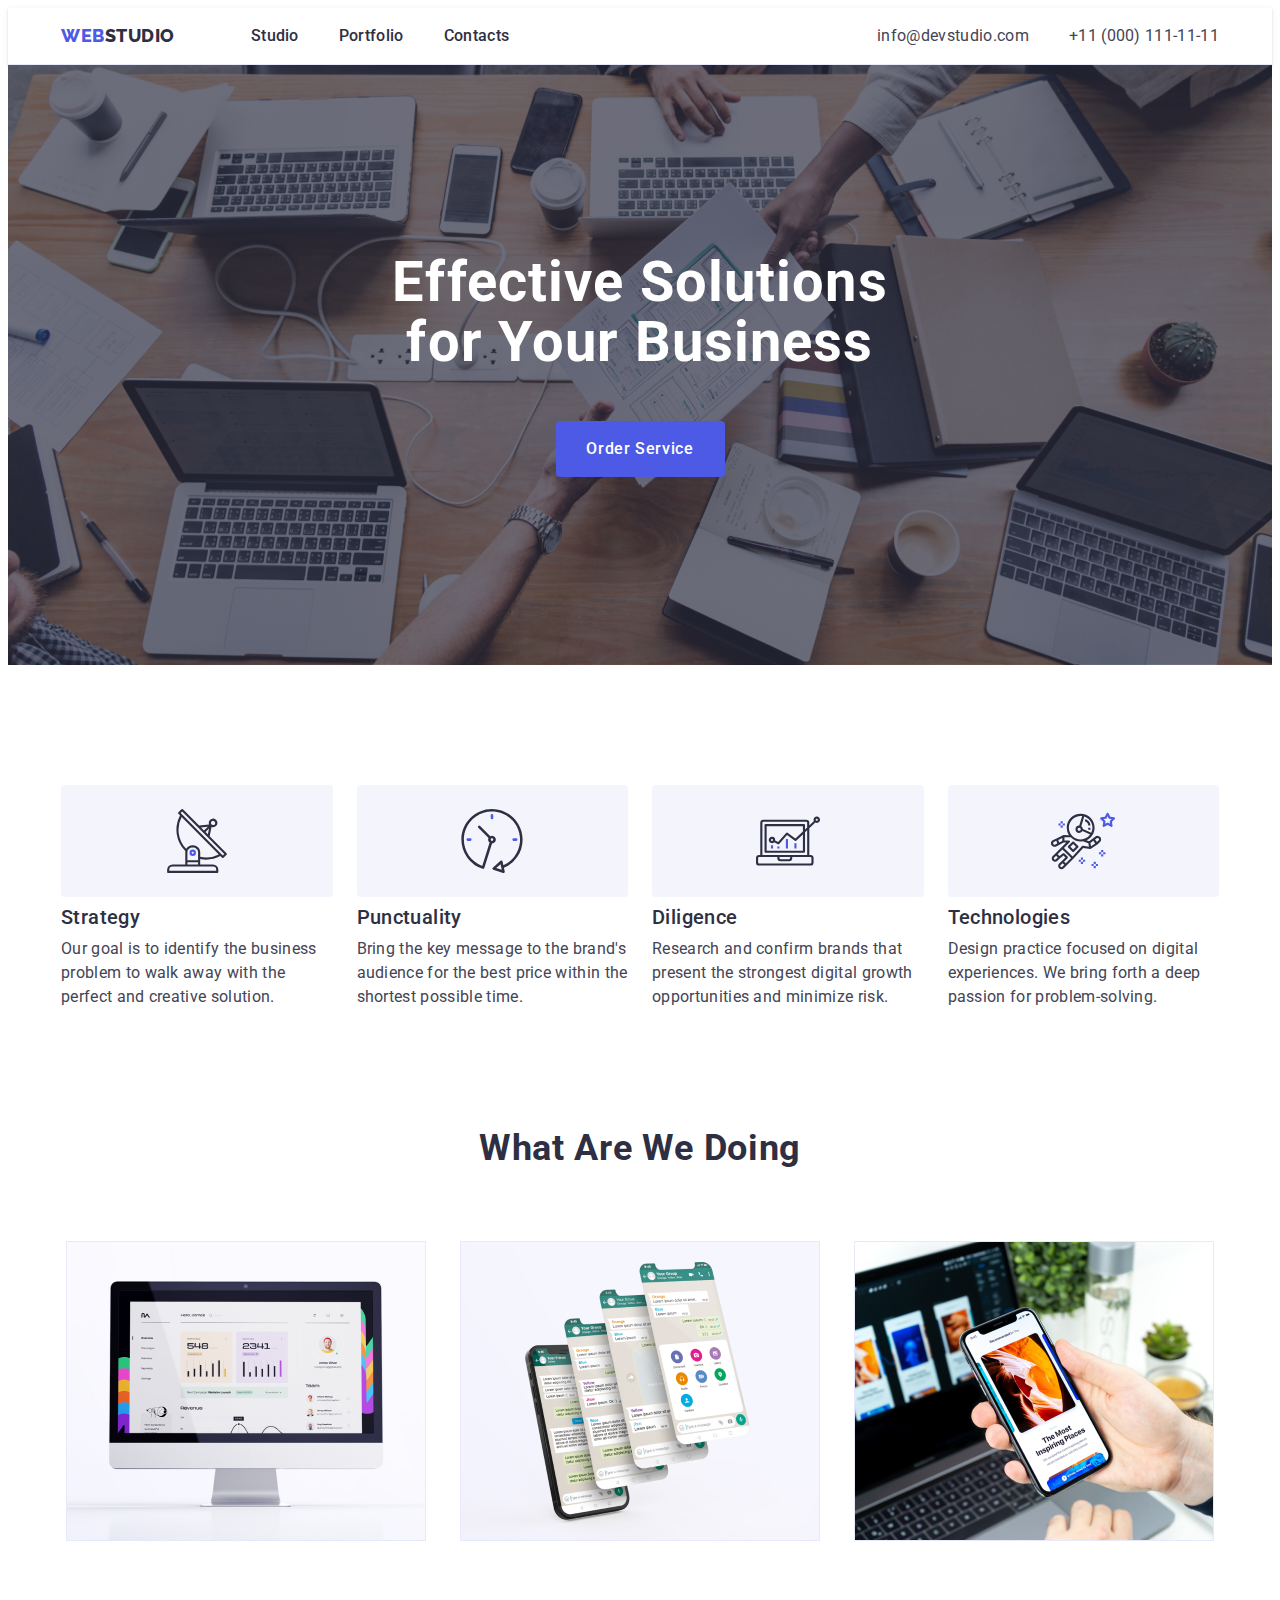
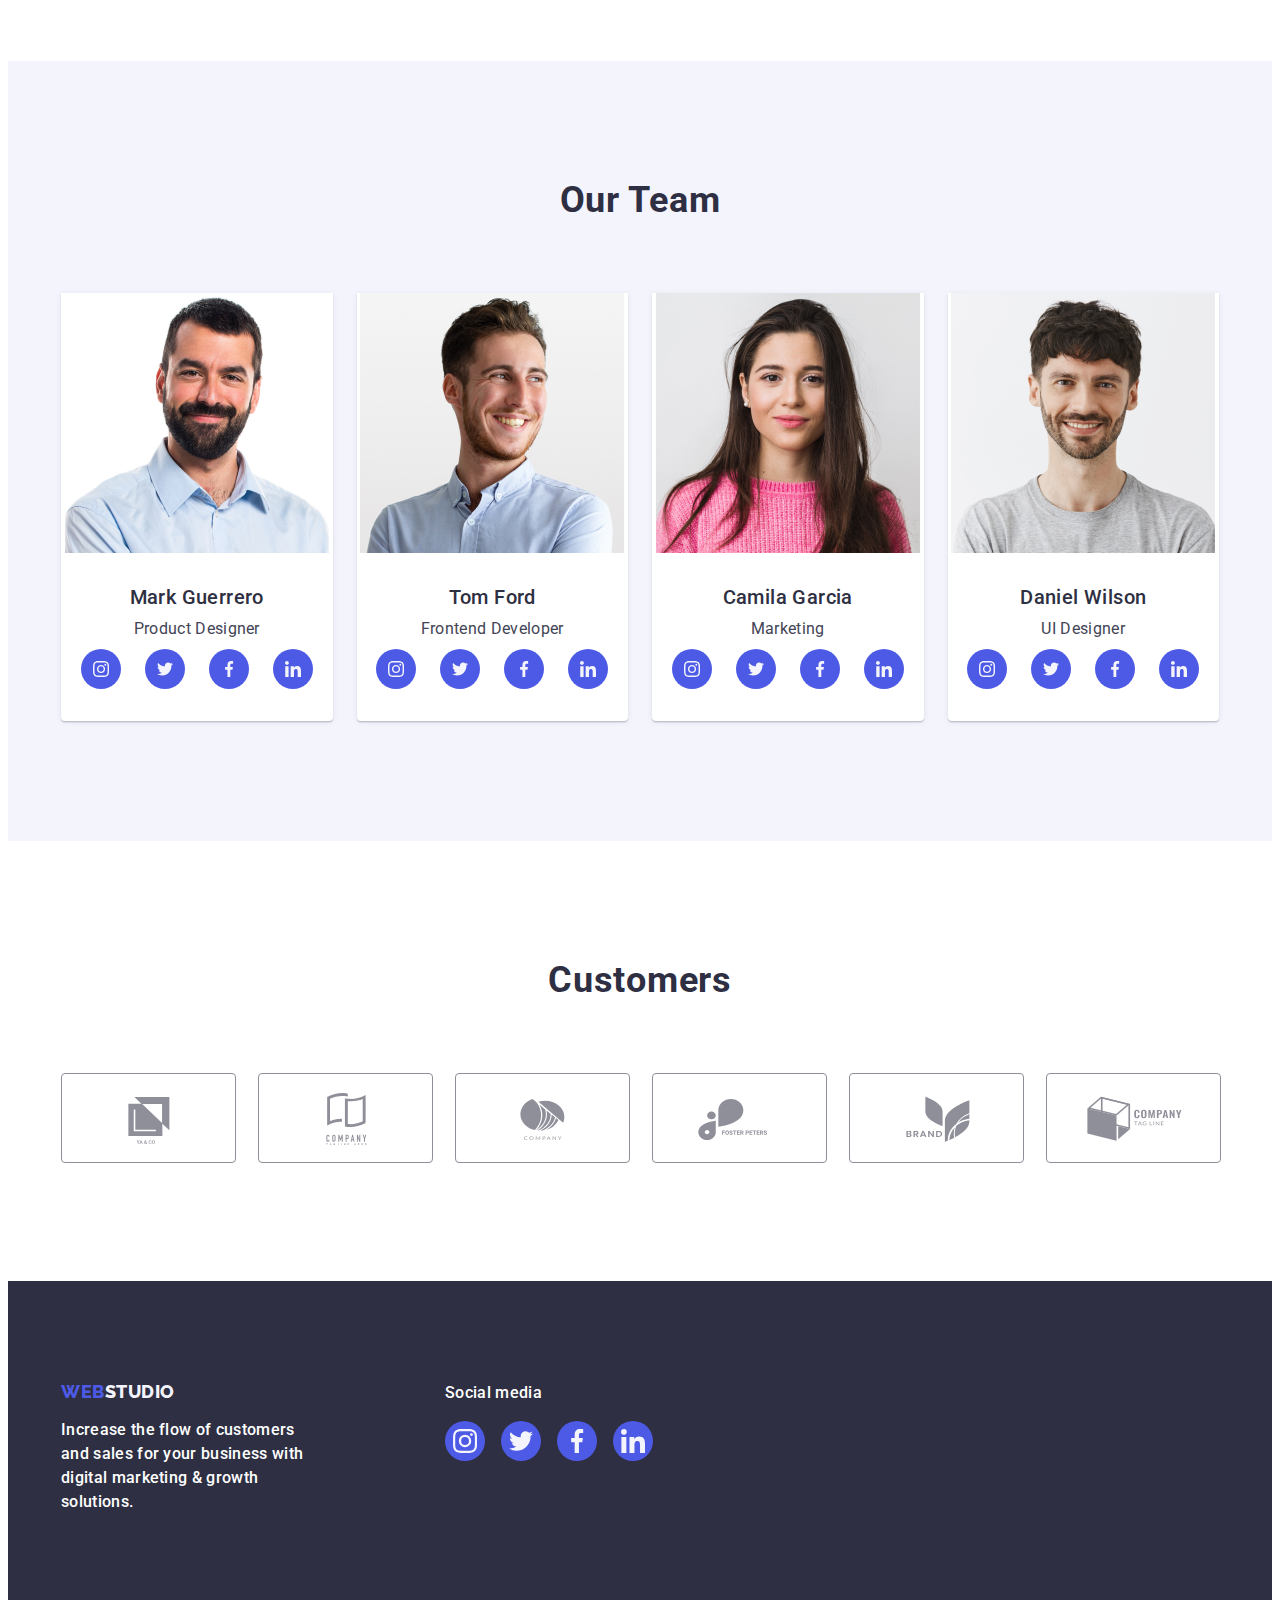
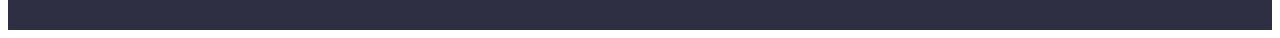
<file: index.html>
<!DOCTYPE html>
<html lang="en">
  <head>
    <meta charset="UTF-8" />
    <meta http-equiv="X-UA-Compatible" content="IE=edge" />
    <meta name="viewport" content="width=device-width, initial-scale=1.0" />
    <title>Document</title>
    <!-- Fonts -->
    <link
      rel="stylesheet"
      href="https://cdnjs.cloudflare.com/ajax/libs/modern-normalize/1.1.0/modern-normalize.min.css"
      integrity="sha512-wpPYUAdjBVSE4KJnH1VR1HeZfpl1ub8YT/NKx4PuQ5NmX2tKuGu6U/JRp5y+Y8XG2tV+wKQpNHVUX03MfMFn9Q=="
      crossorigin="anonymous"
      referrerpolicy="no-referrer"
    />
    <link rel="preconnect" href="https://fonts.googleapis.com" />
    <link rel="preconnect" href="https://fonts.gstatic.com" crossorigin />
    <link
      href="https://fonts.googleapis.com/css2?family=Raleway:wght@800&family=Roboto:wght@400;500;700;900&display=swap"
      rel="stylesheet"
    />
    <!-- Custom -->
    <link rel="stylesheet" href="./css/styles.css" />
  </head>
  <body>
    <!--Header section-->
    <header class="header">
      <div class="header-container container">
        <nav class="navigation">
          <a class="link-logo link" href="./index.html"
            >Web<span class="header-logo-text">Studio</span></a
          >
          <ul class="header-menu-list list">
            <li class="menu-item link">
              <a class="menu-link link header-link" href="./index.html"
                >Studio</a
              >
            </li>
            <li class="menu-item link">
              <a class="menu-link link header-link" href="./portfolio.html"
                >Portfolio</a
              >
            </li>
            <li class="menu-item link">
              <a class="menu-link link header-link" href="">Contacts</a>
            </li>
          </ul>
        </nav>
        <address class="header-address">
          <ul class="list header-menu-list">
            <li class="menu-item list">
              <a class="address-link link" href="mailto:info@devstudio.com"
                >info@devstudio.com</a
              >
            </li>
            <li class="menu-item list">
              <a class="address-link link" href="tel:+110001111111"
                >+11 (000) 111-11-11</a
              >
            </li>
          </ul>
        </address>
      </div>
    </header>

    <!-- Main container -->
    <main>
      <!-- Hero -->
      <section class="hero">
        <div class="container">
          <h1 class="hero-title">Effective Solutions for Your Business</h1>
          <button class="hero-btn" type="button">Order Service</button>
        </div>
      </section>
      <!-- About section -->
      <section class="about">
        <div class="container">
          <h2 class="about-hidden-text" hidden>features</h2>
          <ul class="about-list list">
            <li class="about-item">
              <div class="container-img-about">
                <svg class="hero-image-icon" width="64" height="64">
                  <use href="./images/icons.svg#Antenna"></use>
                </svg>
              </div>
              <h3 class="about-text">Strategy</h3>
              <p class="par">
                Our goal is to identify the business problem to walk away with
                the perfect and creative solution.
              </p>
            </li>
            <li class="about-item">
              <div class="container-img-about">
                <svg class="hero-image-icon" width="64" height="64">
                  <use href="./images/icons.svg#Clock"></use>
                </svg>
              </div>
              <h3 class="about-text">Punctuality</h3>
              <p class="par">
                Bring the key message to the brand's audience for the best price
                within the shortest possible time.
              </p>
            </li>
            <li class="about-item">
              <div class="container-img-about">
                <svg class="hero-image-icon" width="64" height="64">
                  <use href="./images/icons.svg#Diagram"></use>
                </svg>
              </div>
              <h3 class="about-text">Diligence</h3>
              <p class="par">
                Research and confirm brands that present the strongest digital
                growth opportunities and minimize risk.
              </p>
            </li>
            <li class="about-item">
              <div class="container-img-about">
                <svg class="hero-image-icon" width="64" height="64">
                  <use href="./images/icons.svg#Astronaut"></use>
                </svg>
              </div>
              <h3 class="about-text">Technologies</h3>
              <p class="par">
                Design practice focused on digital experiences. We bring forth a
                deep passion for problem-solving.
              </p>
            </li>
          </ul>
        </div>
      </section>
      <!-- Portfolio-->
      <section class="portfolio">
        <div class="container">
          <h2 class="portfolio-text">What are we doing</h2>
          <ul class="portfolio-list list">
            <li class="portfolio-item">
              <img
                class="portfolio-img"
                src="./images/computer.jpg"
                alt="computer"
                width="360"
                height="300"
              />
            </li>
            <li class="portfolio-item">
              <img
                class="portfolio-img"
                src="./images/mobile.jpg"
                alt="mobile"
                width="360"
                height="300"
              />
            </li>
            <li class="portfolio-item">
              <img
                class="portfolio-img"
                src="./images/notebook.jpg"
                alt="notebook"
                width="360"
                height="300"
              />
            </li>
          </ul>
        </div>
      </section>
      <!-- Team section -->
      <section class="team">
        <div class="container">
          <h2 class="team-text">Our Team</h2>
          <ul class="team-list list">
            <li class="team-item">
              <img
                class="team-img"
                src="./images/img1.jpg"
                alt="Photo Mark Guerrero"
                width="264"
                height="260"
              />
              <div class="team-info">
                <h3 class="team-title">Mark Guerrero</h3>
                <p class="team-par">Product Designer</p>
                <ul class="socials list">
                  <li class="socials-item">
                    <a
                      href=""
                      target="_blank"
                      rel="noopener no-referrer"
                      class="socials-link link"
                      aria-label="Instagram icon"
                    >
                      <svg class="socials-icon" width="16" height="16">
                        <use href="./images/icons.svg#instagram"></use>
                      </svg>
                    </a>
                  </li>
                  <li class="socials-item">
                    <a
                      href=""
                      target="_blank"
                      rel="noopener no-referrer"
                      class="socials-link link"
                      aria-label="Twitter icon"
                    >
                      <svg class="socials-icon" width="16" height="16">
                        <use href="./images/icons.svg#twitter"></use>
                      </svg>
                    </a>
                  </li>
                  <li class="socials-item">
                    <a
                      href=""
                      target="_blank"
                      rel="noopener no-referrer"
                      class="socials-link link"
                      aria-label="Facebook icon"
                    >
                      <svg class="socials-icon" width="16" height="16">
                        <use href="./images/icons.svg#facebook"></use>
                      </svg>
                    </a>
                  </li>
                  <li class="socials-item">
                    <a
                      href=""
                      target="_blank"
                      rel="noopener no-referrer"
                      class="socials-link link"
                      aria-label="Linkedin icon"
                    >
                      <svg class="socials-icon" width="16" height="16">
                        <use href="./images/icons.svg#linkedin"></use>
                      </svg>
                    </a>
                  </li>
                </ul>
              </div>
            </li>
            <li class="team-item">
              <img
                class="team-img"
                src="./images/img2.jpg"
                alt="Photo Tom Ford"
                width="264"
                height="260"
              />
              <div class="team-info">
                <h3 class="team-title">Tom Ford</h3>
                <p class="team-par">Frontend Developer</p>
                <ul class="socials list">
                  <li class="socials-item">
                    <a
                      href=""
                      target="_blank"
                      rel="noopener no-referrer"
                      class="socials-link link"
                      aria-label="Instagram icon"
                    >
                      <svg class="socials-icon" width="16" height="16">
                        <use href="./images/icons.svg#instagram"></use>
                      </svg>
                    </a>
                  </li>
                  <li class="socials-item">
                    <a
                      href=""
                      target="_blank"
                      rel="noopener no-referrer"
                      class="socials-link link"
                      aria-label="Twitter icon"
                    >
                      <svg class="socials-icon" width="16" height="16">
                        <use href="./images/icons.svg#twitter"></use>
                      </svg>
                    </a>
                  </li>
                  <li class="socials-item">
                    <a
                      href=""
                      target="_blank"
                      rel="noopener no-referrer"
                      class="socials-link link"
                      aria-label="Facebook icon"
                    >
                      <svg class="socials-icon" width="16" height="16">
                        <use href="./images/icons.svg#facebook"></use>
                      </svg>
                    </a>
                  </li>
                  <li class="socials-item">
                    <a
                      href=""
                      target="_blank"
                      rel="noopener no-referrer"
                      class="socials-link link"
                      aria-label="Linkedin icon"
                    >
                      <svg class="socials-icon" width="16" height="16">
                        <use href="./images/icons.svg#linkedin"></use>
                      </svg>
                    </a>
                  </li>
                </ul>
              </div>
            </li>
            <li class="team-item">
              <img
                class="team-img"
                src="./images/img3.jpg"
                alt="Photo Camila Garcia"
                width="264"
                height="260"
              />
              <div class="team-info">
                <h3 class="team-title">Camila Garcia</h3>
                <p class="team-par">Marketing</p>
                <ul class="socials list">
                  <li class="socials-item">
                    <a
                      href=""
                      target="_blank"
                      rel="noopener no-referrer"
                      class="socials-link link"
                      aria-label="Instagram icon"
                    >
                      <svg class="socials-icon" width="16" height="16">
                        <use href="./images/icons.svg#instagram"></use>
                      </svg>
                    </a>
                  </li>
                  <li class="socials-item">
                    <a
                      href=""
                      target="_blank"
                      rel="noopener no-referrer"
                      class="socials-link link"
                      aria-label="Twitter icon"
                    >
                      <svg class="socials-icon" width="16" height="16">
                        <use href="./images/icons.svg#twitter"></use>
                      </svg>
                    </a>
                  </li>
                  <li class="socials-item">
                    <a
                      href=""
                      target="_blank"
                      rel="noopener no-referrer"
                      class="socials-link link"
                      aria-label="Facebook icon"
                    >
                      <svg class="socials-icon" width="16" height="16">
                        <use href="./images/icons.svg#facebook"></use>
                      </svg>
                    </a>
                  </li>
                  <li class="socials-item">
                    <a
                      href=""
                      target="_blank"
                      rel="noopener no-referrer"
                      class="socials-link link"
                      aria-label="Linkedin icon"
                    >
                      <svg class="socials-icon" width="16" height="16">
                        <use href="./images/icons.svg#linkedin"></use>
                      </svg>
                    </a>
                  </li>
                </ul>
              </div>
            </li>
            <li class="team-item">
              <img
                class="team-img"
                src="./images/img4.jpg"
                alt="Photo Daniel Wilson "
                width="264"
                height="260"
              />
              <div class="team-info">
                <h3 class="team-title">Daniel Wilson</h3>
                <p class="team-par">UI Designer</p>
                <ul class="socials list">
                  <li class="socials-item">
                    <a
                      href=""
                      target="_blank"
                      rel="noopener no-referrer"
                      class="socials-link link"
                      aria-label="Instagram icon"
                    >
                      <svg class="socials-icon" width="16" height="16">
                        <use href="./images/icons.svg#instagram"></use>
                      </svg>
                    </a>
                  </li>
                  <li class="socials-item">
                    <a
                      href=""
                      target="_blank"
                      rel="noopener no-referrer"
                      class="socials-link link"
                      aria-label="Twitter icon"
                    >
                      <svg class="socials-icon" width="16" height="16">
                        <use href="./images/icons.svg#twitter"></use>
                      </svg>
                    </a>
                  </li>
                  <li class="socials-item">
                    <a
                      href=""
                      target="_blank"
                      rel="noopener no-referrer"
                      class="socials-link link"
                      aria-label="Facebook icon"
                    >
                      <svg class="socials-icon" width="16" height="16">
                        <use href="./images/icons.svg#facebook"></use>
                      </svg>
                    </a>
                  </li>
                  <li class="socials-item">
                    <a
                      href=""
                      target="_blank"
                      rel="noopener no-referrer"
                      class="socials-link link"
                      aria-label="Linkedin icon"
                    >
                      <svg class="socials-icon" width="16" height="16">
                        <use href="./images/icons.svg#linkedin"></use>
                      </svg>
                    </a>
                  </li>
                </ul>
              </div>
            </li>
          </ul>
        </div>
      </section>
      <section class="customers">
        <div class="container">
          <h2 class="customers-tittle">Customers</h2>
          <ul class="customers-list list">
            <li class="customers-item">
              <a class="customers-link link" href="">
                <svg class="customer-icon" width="104" height="56">
                  <use href="./images/icons.svg#Logo1"></use>
                </svg>
              </a>
            </li>
            <li class="customers-item">
              <a class="customers-link link" href="">
                <svg class="customer-icon" width="104" height="56">
                  <use href="./images/icons.svg#Logo2"></use>
                </svg>
              </a>
            </li>
            <li class="customers-item">
              <a class="customers-link link" href="">
                <svg class="customer-icon" width="104" height="56">
                  <use href="./images/icons.svg#Logo3"></use>
                </svg>
              </a>
            </li>
            <li class="customers-item">
              <a class="customers-link link" href="">
                <svg class="customer-icon" width="104" height="56">
                  <use href="./images/icons.svg#Logo4"></use>
                </svg>
              </a>
            </li>
            <li class="customers-item">
              <a class="customers-link link" href="">
                <svg class="customer-icon" width="104" height="56">
                  <use href="./images/icons.svg#Logo5"></use>
                </svg>
              </a>
            </li>
            <li class="customers-item">
              <a class="customers-link link" href="">
                <svg class="customer-icon" width="104" height="56">
                  <use href="./images/icons.svg#Logo6"></use>
                </svg>
              </a>
            </li>
          </ul>
        </div>
      </section>
    </main>
    <!-- Footer-->
    <footer class="footer">
      <div class="container container-div-footer">
        <div class="container-footer">
          <a class="footer-link link" href="./index.html"
            >Web<span class="logo-text">Studio</span></a
          >
          <p class="footer-par">
            Increase the flow of customers and sales for your business with
            digital marketing & growth solutions.
          </p>
        </div>
        <div class="container-footer container-social-footer">
          <p class="footer-par">Social media</p>
          <ul class="footer-list-media list">
            <li class="footer-item-media">
              <a
                class="footer-link-media link"
                target="_blank"
                rel="noopener no-referrer"
                href=""
              >
                <svg class="media-icon" width="24" height="24">
                  <use href="./images/icons.svg#instagram"></use>
                </svg>
              </a>
            </li>
            <li class="footer-item-media">
              <a
                class="footer-link-media link"
                target="_blank"
                rel="noopener no-referrer"
                href=""
              >
                <svg class="media-icon" width="24" height="24">
                  <use href="./images/icons.svg#twitter"></use>
                </svg>
              </a>
            </li>
            <li class="footer-item-media">
              <a
                class="footer-link-media link"
                target="_blank"
                rel="noopener no-referrer"
                href=""
              >
                <svg class="media-icon" width="24" height="24">
                  <use href="./images/icons.svg#facebook"></use>
                </svg>
              </a>
            </li>
            <li class="footer-item-media">
              <a
                class="footer-link-media link"
                target="_blank"
                rel="noopener no-referrer"
                href=""
              >
                <svg class="media-icon" width="24" height="24">
                  <use href="./images/icons.svg#linkedin"></use>
                </svg>
              </a>
            </li>
          </ul>
        </div>
      </div>
    </footer>
  </body>
</html>
</file>
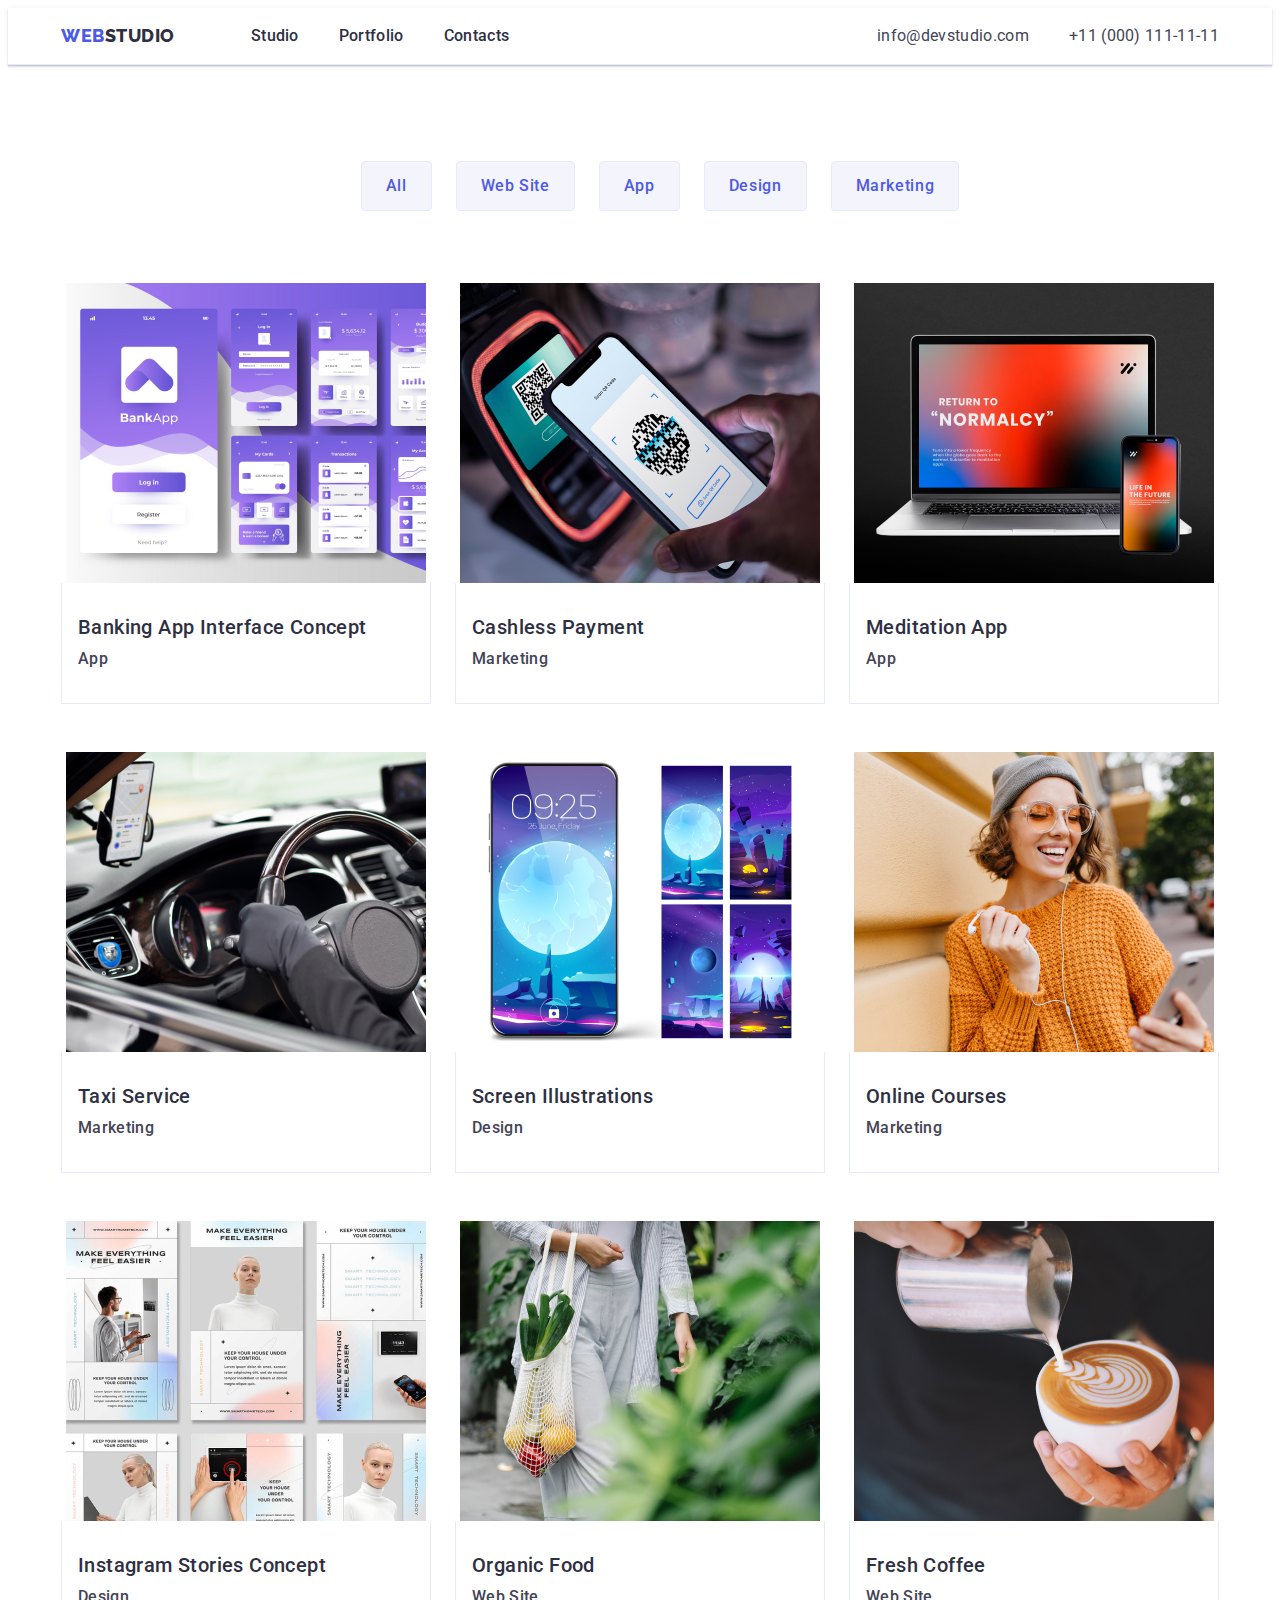
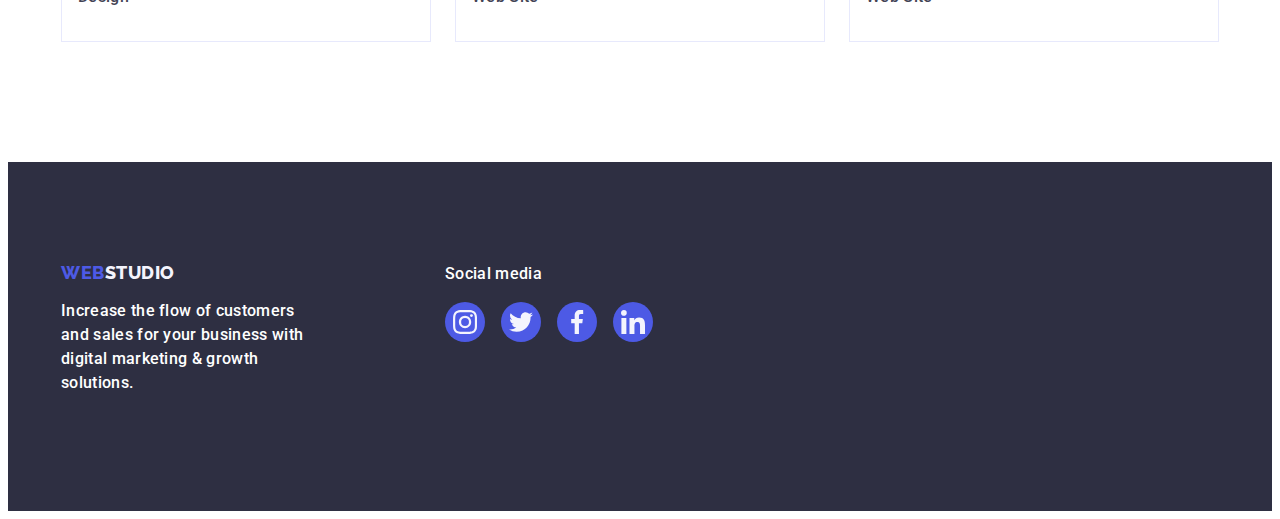
<file: portfolio.html>
<!DOCTYPE html>
<html lang="en">
  <head>
    <meta charset="UTF-8" />
    <meta http-equiv="X-UA-Compatible" content="IE=edge" />
    <meta name="viewport" content="width=device-width, initial-scale=1.0" />
    <title>Document</title>
    <!-- Fonts -->
    <link
      rel="stylesheet"
      href="https://cdnjs.cloudflare.com/ajax/libs/modern-normalize/1.1.0/modern-normalize.min.css"
      integrity="sha512-wpPYUAdjBVSE4KJnH1VR1HeZfpl1ub8YT/NKx4PuQ5NmX2tKuGu6U/JRp5y+Y8XG2tV+wKQpNHVUX03MfMFn9Q=="
      crossorigin="anonymous"
      referrerpolicy="no-referrer"
    />
    <link rel="preconnect" href="https://fonts.googleapis.com" />
    <link rel="preconnect" href="https://fonts.gstatic.com" crossorigin />
    <link
      href="https://fonts.googleapis.com/css2?family=Raleway:wght@800&family=Roboto:wght@400;500;700;900&display=swap"
      rel="stylesheet"
    />
    <!-- Custom -->
    <link rel="stylesheet" href="./css/styles.css" />
  </head>
  <body>
    <!--Header-->
    <header class="header">
      <div class="header-container container">
        <nav class="navigation">
          <a class="link-logo link" href="./index.html"
            >Web<span class="header-logo-text">Studio</span></a
          >
          <ul class="header-menu-list list">
            <li class="menu-item link">
              <a class="menu-link link header-link" href="./index.html"
                >Studio</a
              >
            </li>
            <li class="menu-item link">
              <a class="menu-link link header-link" href="./portfolio.html"
                >Portfolio</a
              >
            </li>
            <li class="menu-item link">
              <a class="menu-link link header-link" href="">Contacts</a>
            </li>
          </ul>
        </nav>
        <address class="header-address">
          <ul class="list header-menu-list">
            <li class="menu-item list">
              <a class="address-link link" href="mailto:info@devstudio.com"
                >info@devstudio.com</a
              >
            </li>
            <li class="menu-item list">
              <a class="address-link link" href="tel:+110001111111"
                >+11 (000) 111-11-11</a
              >
            </li>
          </ul>
        </address>
      </div>
    </header>
    <!-- Menu -->
    <main>
      <section class="filter">
        <div class="container">
          <h1 hidden>Our clients</h1>
          <!--Filter-->
          <ul class="filter-list list">
            <li class="list">
              <button class="filter-btn btn" type="button">All</button>
            </li>
            <li class="list">
              <button class="filter-btn btn" type="button">Web Site</button>
            </li>
            <li class="list">
              <button class="filter-btn btn" type="button">App</button>
            </li>
            <li class="list">
              <button class="filter-btn btn" type="button">Design</button>
            </li>
            <li class="list">
              <button class="filter-btn btn" type="button">Marketing</button>
            </li>
          </ul>
          <ul class="img-list list">
            <li class="filter-client link">
              <a class="img-link link" href="">
                <img
                  src="./images/bank.jpg"
                  alt="bank"
                  width="360"
                  height="300"
                />
                <div class="gallery-info">
                  <h2 class="gallery-title">Banking App Interface Concept</h2>
                  <p class="gallery-par">App</p>
                </div>
              </a>
            </li>
            <li class="filter-client link">
              <a class="img-link link" href="">
                <img
                  src="./images/cash.jpg"
                  alt="cash"
                  width="360"
                  height="300"
                />
                <div class="gallery-info">
                  <h2 class="gallery-title">Cashless Payment</h2>
                  <p class="gallery-par">Marketing</p>
                </div>
              </a>
            </li>
            <li class="filter-client link">
              <a class="img-link link" href="">
                <img
                  src="./images/meditation.jpg"
                  alt="meditation"
                  width="360"
                  height="300"
                />
                <div class="gallery-info">
                  <h2 class="gallery-title">Meditation App</h2>
                  <p class="gallery-par">App</p>
                </div>
              </a>
            </li>
            <li class="filter-client link">
              <a class="img-link link" href="">
                <img
                  src="./images/taxi.jpg"
                  alt="taxi"
                  width="360"
                  height="300"
                />
                <div class="gallery-info">
                  <h2 class="gallery-title">Taxi Service</h2>
                  <p class="gallery-par">Marketing</p>
                </div>
              </a>
            </li>
            <li class="filter-client link">
              <a class="img-link link" href="">
                <img
                  src="./images/screen.jpg"
                  alt="screen"
                  width="360"
                  height="300"
                />
                <div class="gallery-info">
                  <h2 class="gallery-title">Screen Illustrations</h2>
                  <p class="gallery-par">Design</p>
                </div>
              </a>
            </li>
            <li class="filter-client link">
              <a class="img-link link" href="">
                <img
                  src="./images/courses.jpg"
                  alt="courses"
                  width="360"
                  height="300"
                />
                <div class="gallery-info">
                  <h2 class="gallery-title">Online Courses</h2>
                  <p class="gallery-par">Marketing</p>
                </div>
              </a>
            </li>
            <li class="filter-client link">
              <a class="img-link link" href="">
                <img
                  src="./images/instagram.jpg"
                  alt="instagram"
                  width="360"
                  height="300"
                />
                <div class="gallery-info">
                  <h2 class="gallery-title">Instagram Stories Concept</h2>
                  <p class="gallery-par">Design</p>
                </div>
              </a>
            </li>
            <li class="filter-client link">
              <a class="img-link link" href="">
                <img
                  src="./images/food.jpg"
                  alt="food"
                  width="360"
                  height="300"
                />
                <div class="gallery-info">
                  <h2 class="gallery-title">Organic Food</h2>
                  <p class="gallery-par">Web Site</p>
                </div>
              </a>
            </li>
            <li class="filter-client link">
              <a class="img-link link" href="">
                <img
                  src="./images/coffee.jpg"
                  alt="coffee"
                  width="360"
                  height="300"
                />
                <div class="gallery-info">
                  <h2 class="gallery-title">Fresh Coffee</h2>
                  <p class="gallery-par">Web Site</p>
                </div>
              </a>
            </li>
          </ul>
        </div>
      </section>
    </main>
    <!-- Footer-->
    <footer class="footer">
      <div class="container container-div-footer">
        <div class="container-footer">
          <a class="footer-link link" href="./index.html"
            >Web<span class="logo-text">Studio</span></a
          >
          <p class="footer-par">
            Increase the flow of customers and sales for your business with
            digital marketing & growth solutions.
          </p>
        </div>
        <div class="container-footer container-social-footer">
          <p class="footer-par">Social media</p>
          <ul class="footer-list-media list">
            <li class="footer-item-media">
              <a
                class="footer-link-media link"
                target="_blank"
                rel="noopener no-referrer"
                href=""
              >
                <svg class="media-icon" width="24" height="24">
                  <use href="./images/icons.svg#instagram"></use>
                </svg>
              </a>
            </li>
            <li class="footer-item-media">
              <a
                class="footer-link-media link"
                target="_blank"
                rel="noopener no-referrer"
                href=""
              >
                <svg class="media-icon" width="24" height="24">
                  <use href="./images/icons.svg#twitter"></use>
                </svg>
              </a>
            </li>
            <li class="footer-item-media">
              <a
                class="footer-link-media link"
                target="_blank"
                rel="noopener no-referrer"
                href=""
              >
                <svg class="media-icon" width="24" height="24">
                  <use href="./images/icons.svg#facebook"></use>
                </svg>
              </a>
            </li>
            <li class="footer-item-media">
              <a
                class="footer-link-media link"
                target="_blank"
                rel="noopener no-referrer"
                href=""
              >
                <svg class="media-icon" width="24" height="24">
                  <use href="./images/icons.svg#linkedin"></use>
                </svg>
              </a>
            </li>
          </ul>
        </div>
      </div>
    </footer>
  </body>
</html>
</file>
<file: css/styles.css>
:root {
    --color-iris: #4d5ae5;
    --color-ocean: #404bbf;
    --color-navy-blue: #2e2f42;
    --color-green: #31d0aa;
    --color-slate: #434455;
    --color-light-slate: #8e8f99;
    --color-cornflower: #e7e9fc;
    --color-cloud: #f4f4fd;
    --color-navy-blue-modal: #2e2f42;
    --color-grey: #2e2f42;
    --header-white: #ffffff;
    --color-dairy: #fcfcfc;
}

body {
    font-family: 'Roboto', sans-serif;
    color: var(--color-slate);
    background-color: var(--header-white);
}

img {
    display: block;
    margin: auto;
}

.link {
    text-decoration: none;

}
.list {
    list-style: none;
}
.container {
    width: 1158px;
    margin: 0 auto;
    padding: 0 15px;
}

/* ======HEADER====== */
.header {
    border-bottom: 1px solid #e7e9fc;
    box-shadow: 0px 2px 1px rgba(46, 47, 66, 0.08),
    0px 1px 1px rgba(46, 47, 66, 0.16), 
    0px 1px 6px rgba(46, 47, 66, 0.08);
}
.navigation {
    display: flex;
    align-items: center;
}
.header-container {
    display: flex;
    align-items: center;
    padding: 0 15px;
}
.header-menu-list {
    display: flex;
    gap: 40px;
    padding-left: 0px;
}
.header-menu-last {
    display: flex;
    gap: 40px;
    padding-left: 0px;
}
.header-link {
    padding: 24px 0 24px;
}
.link-logo{
    font-family: 'Raleway', sans-serif;
    font-weight: 800;
    font-size: 18px;
    line-height: 1.17;
    display: flex;
    align-items: center;
    letter-spacing: 0.03em;
    text-transform: uppercase;
    color: var(--color-iris);
    margin-right: 76px;
}
.header-logo-text {
    color: var(--color-grey);
}
.menu-link {
    color: var(--color-grey);
}
.menu-link:hover,
.menu-link:focus {
    color: var(--color-ocean);
}
/* span Studio */
.logo-text {
    color: var(--color-cloud);
}
.menu-list {
    text-decoration: none;
}
.menu-item {
    font-weight: 500;
    font-size: 16px;
    line-height: 1.5;
    letter-spacing: 0.02em;
    color: var(--color-navy-blue-modal);
}

/* ADDRESS */
.header-address {
    font-style: normal;
    margin-left: auto;
    padding-left: 0px;
}
.address-link {
    font-size: 16px;
    line-height: 1.5;
    letter-spacing: 0.02em;
    color: var(--color-slate);
    font-weight: 400;
}
.address-link:hover,
.address-link:focus {
    color: var(--color-ocean);
}

/* =========Hero========== */
.hero {
    background-color: var(--color-grey);
    background-image: linear-gradient(rgba(46, 47, 66, 0.7),
    rgba(46, 47, 66, 0.7)), url(../images/people-office.jpg);
    max-width: 1440px;
    background-repeat: no-repeat;
    background-position: center;
    background-size: cover;
    margin-left: auto;
    margin-right: auto;
    padding-top: 188px;
    padding-bottom: 188px;
}
.hero-title {
    font-size: 56px;
    line-height: 1.07;
    text-align: center;
    letter-spacing: 0.02em;
    color: #ffffff;
    max-width: 496px;
    margin: auto;
}
.hero-btn {
    background-color: #4D5AE5;
    font-family: 'Roboto', sans-serif;
    font-weight: 500;
    font-size: 16px;
    line-height: 1.5;
    letter-spacing: 0.04em;
    color: #ffffff;
    cursor: pointer;
    margin: auto;
    margin-top: 48px;
    display: block;
    min-width: 169px;
    height: 56px;
    border: none;
    border-radius: 4px;
}
button:hover,
button:focus {
    background-color: var(--color-ocean);
}
/**
  |============================
  | Hero image
  |============================
*/
.container-img-about {
    display: flex;
    align-items: center;
    justify-content: center;
    height: 112px;
    background-color: #f4f4fd;
    border-radius: 4px;
    margin-bottom: 8px;
}

/* =======ABOUT======== */
.about {
    padding: 120px 0 120px;
}
.about-list {
    display: flex;
    gap: 24px;
    margin: 0;
    padding-left: 0;
}
.about-item{
    width: calc((100% - 72px) / 4);
}
.about-text {
    font-weight: 500;
    font-size: 20px;
    line-height: 1.2;
    letter-spacing: 0.02em;
    color: var(--color-navy-blue-modal);
    margin: 0;
    margin-bottom: 8px;
}
.par {
    font-size: 16px;
    line-height: 1.5;
    letter-spacing: 0.02em;
    color: var(--color-slate);
    margin: 0;
}
/* ========PORTFOLIO======== */
.portfolio {
    padding-bottom: 120px;
}
.portfolio-text {
    font-size: 36px;
    line-height: 1.11;
    text-align: center;
    letter-spacing: 0.02em;
    text-transform: capitalize;
    color: var(--color-grey);
    margin-top: 0;
    margin-bottom: 72px;
}
.portfolio-list {
    display: flex;
    gap: 24px;
    margin: 0;
    padding-left: 0;
}
.portfolio-item {
    flex-basis: calc((100% - 48px) / 3);
}
/* ========TEAM======== */
.team {
    background-color: #F4F4FD;
    padding: 120px 0 120px;
}
.team-text {
    font-size: 36px;
    line-height: 1.11;
    text-align: center;
    letter-spacing: 0.02em;
    text-transform: capitalize;
    color: var(--color-grey);
    margin-top: 0;
    margin-bottom: 72px;
}
.team-list {
    display: flex;
    gap: 24px;
    padding-left: 0;
    margin: 0;
}
.team-item {
    background-color: #FFFFFF;
    width: calc((100% - 3 * 24px) / 4);
    box-shadow: 0px 1px 6px 
    rgba(46, 47, 66, 0.08),
    0px 1px 1px rgba(46, 47, 66, 0.16), 
    0px 2px 1px rgba(46, 47, 66, 0.08);
    border-radius: 0px 0px 4px 4px;
}
.team-info {
    padding: 32px 0;
}
.team-title {
    font-weight: 500;
    font-size: 20px;
    line-height: 1.2;
    letter-spacing: 0.02em;
    color: var(--color-grey);
    margin-top: 0;
    text-align: center;
    margin-bottom: 8px;
}
.team-par {
    font-size: 16px;
    line-height: 1.5;
    letter-spacing: 0.02em;
    color: var(--color-slate);
    margin: 8px 0;
    text-align: center;
}
/**
  |============================
  | Social icon
  |============================
*/
.socials {
    display: flex;
    justify-content: center;
    align-items: center;
    gap: 24px;
    padding: initial;
}
.socials-link {
    display: flex;
    align-items: center;
    justify-content: center;
    width: 40px;
    height: 40px;
    background-color: #4d5ae5;
    border-radius: 50%;
}
.socials-link:hover,
.socials-link:focus {
    background-color: #404bbf;
}
.socials-icon {
    fill:#f4f4fd;
}
/* Customers */
.customers {
    padding-top: 120px;
    padding-bottom: 120px;
}
.customers-tittle {
    font-size: 36px;
    line-height: 1.11;
    text-align: center;
    letter-spacing: 0.02em;
    text-transform: capitalize;
    color: var(--color-grey);
    margin-top: 0;
    margin-bottom: 72px;
}
.customers-list {
    display: flex;
    gap: 24px;
    padding-left: 0;
    margin: 0;
}
.customers-item {
    width: calc((100% - 120px) / 6);
    height: 88px;
}
.customers-link {
    width: 100%;
    height: 100%;
    border: 1px solid #8e8f99;
    border-radius: 4px;
    display: flex;
    align-items: center;
    justify-content: center;
    color:#8e8f99;
}
.customers-link:hover,
.customers-link:focus {
    border-color: #404bbf;
    color: #404bbf;
}
.customer-icon {
    fill: currentColor;
}
/* ========FOOTER======== */
.footer {
    background-color: var(--color-grey);
    padding: 100px 0;
}
.container-div-footer {
    display: flex;
    align-items: baseline;
}
.container-footer {
    align-items: baseline;
    gap: 120px;
}
.container-social-footer {
    margin-left: 120px;
}
.footer-link {
    font-family: 'Raleway', sans-serif;
    font-weight: 800;
    font-size: 18px;
    line-height: 1.17;
    letter-spacing: 0.03em;
    text-transform: uppercase;
    color: var(--color-iris); 
    display: inline-block;
    margin-bottom: 16px;
}
.footer-par {
    max-width: 264px;
    color: #FFFFFF;
    margin-top: 0px;
    margin-bottom: 16px;
    font-weight: 500;
    font-size: 16px;
    line-height: 1.5;
    letter-spacing: 0.02em;
}
.footer-par-sm {
    font-weight: 400;
}
.media-icon {
    fill: #f4f4fd;
}
.footer-span {
    color: var(--color-cloud);
}
.footer-list-media {
    display: flex;
    gap: 16px;
    padding: 0;
    margin: 0;
}
.footer-item-media {
    width: 40px;
    height: 40px;
}
.footer-link-media {
    width: 100%;
    height: 100%;
    background-color: #4d5ae5;
    border-radius: 50%;
    display: flex;
    align-items: center;
    justify-content: center;
}
.footer-link-media:hover,
.footer-link-media:focus {
    background-color: #31d0aa;
}
/* =======FILTER======= */
.filter-btn {
    font-family: 'Roboto', sans-serif;
    font-weight: 500;
    font-size: 16px;
    line-height: 1.5;
    letter-spacing: 0.04em;
    color: var(--color-iris);
    background-color: var(--color-cloud);
    cursor: pointer;
}
.btn:hover,
.btn:focus {
    color: #FFFFFF;
    background-color: var(--color-ocean);
}
.gallery-title {
    font-weight: 500;
    font-size: 20px;
    line-height: 1.2;
    letter-spacing: 0.02em;
    color:  var(--color-navy-blue-modal);
    margin-bottom: 8px;
    margin-top: 0;
}
.gallery-par {
    font-size: 16px;
    line-height: 1.5;
    letter-spacing: 0.02em;
    color: var(--color-slate);
    margin: 0;
}
.filter-client {
    font-weight: 500;
    font-size: 20px;
    line-height: 1.2;
    letter-spacing: 0.02em;
    color: var(--color-navy-blue);
}
.logo-text-portfolio {
    color: var(--color-grey);
}
.footer-text-portfolio {
    color: var(--color-cloud);
}

/**
  |============================
  |  Portfolio
  |============================
  */
  
/* Filter*/
.filter {
    padding: 96px 0 120px;
}
.filter-list {
    display: flex;
    justify-content: center;
    gap: 24px;
    margin-bottom: 72px;
    margin-top: 0;
}
.filter-btn {
    padding: 12px 24px 12px;
    border: 1px solid #e7e9fc;
    border-radius: 4px;
}
.filter-btn:hover,
.filter-btn:focus {
    border: 1px solid transparent;
    box-shadow: 0px 3px 1px rgba(0, 0, 0, 0.1),
    0px 2px 1px rgba(0, 0, 0, 0.08),
    0px 2px 2px rgba(0, 0, 0, 0.12);
}
.img-link {
    display: block;  
}
.img-link:hover,
.img-link:focus {
    box-shadow: 0px 1px 6px rgba(46, 47, 66, 0.08),
    0px 1px 1px rgba(46, 47, 66, 0.16), 
    0px 2px 1px rgba(46, 47, 66, 0.08);
}
.img-list {
    display: flex;
    flex-wrap: wrap;
    column-gap: 24px;
    row-gap: 48px;
    padding-left: 0;
    margin: 0;
}
.filter-client {
    width: calc((100% - 48px) / 3);
    display: block;
}
.filter-client:hover,
.filter-client:focus {
    box-shadow: 0px 1px 6px rgba(46, 47, 66, 0.08), 
    0px 1px 1px rgba(46, 47, 66, 0.16), 
    0px 2px 1px rgba(46, 47, 66, 0.08);
}
.gallery-info {
    padding: 32px 16px;
    border: 1px solid #e7e9fc;
    border-top: none;
}
</file>
